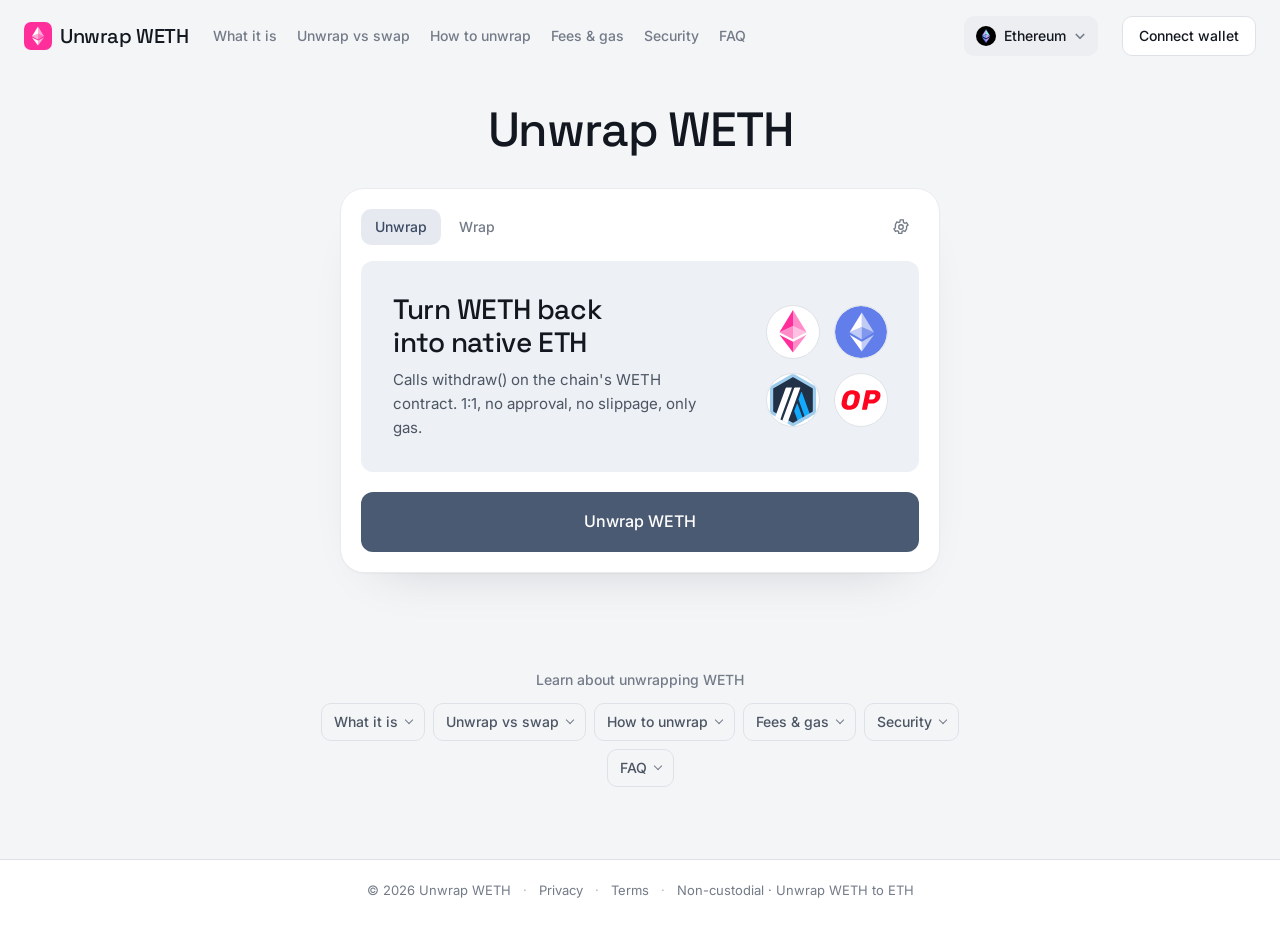
<file: index.html>
<!doctype html>
<html lang="en"><head>
<meta charset="utf-8"><meta name="viewport" content="width=device-width,initial-scale=1">
<title>Unwrap WETH — convert WETH to native ETH 1:1</title>
<meta name="description" content="Unwrap WETH to native ETH 1:1 with withdraw() on the canonical WETH contract. Non-custodial, no approval, no slippage, gas only. Ethereum, Arbitrum, OP, Base.">
<meta name="robots" content="index,follow">
<meta name="theme-color" content="#f4f5f7">
<link rel="canonical" href="https://unwrap-weth.github.io/">
<meta property="og:type" content="website"><meta property="og:site_name" content="Unwrap WETH"><meta property="og:title" content="Unwrap WETH — convert WETH to native ETH 1:1"><meta property="og:description" content="Unwrap WETH to native ETH 1:1 with withdraw() on the canonical WETH contract. Non-custodial, no approval, no slippage, gas only. Ethereum, Arbitrum, OP, Base."><meta property="og:url" content="https://unwrap-weth.github.io/"><meta property="og:image" content="https://unwrap-weth.github.io/og-image.png">
<meta name="twitter:card" content="summary_large_image"><meta name="twitter:title" content="Unwrap WETH — convert WETH to native ETH 1:1"><meta name="twitter:description" content="Unwrap WETH to native ETH 1:1 with withdraw() on the canonical WETH contract. Non-custodial, no approval, no slippage, gas only. Ethereum, Arbitrum, OP, Base."><meta name="twitter:image" content="https://unwrap-weth.github.io/og-image.png">
<link rel="icon" type="image/svg+xml" href="icon.svg">
<link rel="apple-touch-icon" href="icon.svg">
<link rel="manifest" href="manifest.webmanifest">
<script type="application/ld+json">
{"@context":"https://schema.org","@graph":[{"@type":"Organization","@id":"https://unwrap-weth.github.io/#organization","name":"Unwrap WETH","url":"https://unwrap-weth.github.io/","description":"Unwrap WETH to native ETH 1:1 with withdraw() on the canonical WETH contract. Non-custodial, no approval, no slippage, gas only. Ethereum, Arbitrum, OP, Base.","logo":{"@type":"ImageObject","@id":"https://unwrap-weth.github.io/#logo","url":"https://unwrap-weth.github.io/icon.svg","caption":"Unwrap WETH"}},{"@type":"WebSite","@id":"https://unwrap-weth.github.io/#website","url":"https://unwrap-weth.github.io/","publisher":{"@id":"https://unwrap-weth.github.io/#organization"},"name":"Unwrap WETH"},{"@type":"WebPage","@id":"https://unwrap-weth.github.io/#webpage","url":"https://unwrap-weth.github.io/","publisher":{"@id":"https://unwrap-weth.github.io/#organization"},"name":"Unwrap WETH — convert WETH to native ETH 1:1","isPartOf":{"@id":"https://unwrap-weth.github.io/#website"},"mainEntity":{"@id":"https://unwrap-weth.github.io/#app"},"breadcrumb":{"@id":"https://unwrap-weth.github.io/#breadcrumb"}},{"@type":"BreadcrumbList","@id":"https://unwrap-weth.github.io/#breadcrumb","itemListElement":[{"@type":"ListItem","position":1,"name":"Home","item":"https://unwrap-weth.github.io/"},{"@type":"ListItem","position":2,"name":"Unwrap WETH","item":"https://unwrap-weth.github.io/"}]},{"@type":"WebApplication","@id":"https://unwrap-weth.github.io/#app","url":"https://unwrap-weth.github.io/","publisher":{"@id":"https://unwrap-weth.github.io/#organization"},"name":"Unwrap WETH","applicationCategory":"FinanceApplication","operatingSystem":"Web","description":"Unwrap WETH to native ETH 1:1 with withdraw() on the canonical WETH contract. Non-custodial, no approval, no slippage, gas only. Ethereum, Arbitrum, OP, Base.","isPartOf":{"@id":"https://unwrap-weth.github.io/#website"}},{"@type":"FAQPage","@id":"https://unwrap-weth.github.io/#faq","isPartOf":{"@id":"https://unwrap-weth.github.io/#webpage"},"about":{"@id":"https://unwrap-weth.github.io/#app"},"name":"Unwrap WETH FAQ","mainEntity":[{"@type":"Question","name":"How do I unwrap WETH to ETH?","acceptedAnswer":{"@type":"Answer","text":"Connect your wallet, pick the network, enter an amount and sign a call to withdraw() on that chain\u0027s WETH contract. The contract burns your WETH and sends back the same amount of native ETH."}},{"@type":"Question","name":"Is unwrapping WETH always 1:1?","acceptedAnswer":{"@type":"Answer","text":"Yes. The WETH contract returns exactly the amount of ETH that corresponds to the WETH it burns. You only lose the gas fee for the transaction."}},{"@type":"Question","name":"Do I need to approve WETH before unwrapping?","acceptedAnswer":{"@type":"Answer","text":"No. withdraw() burns WETH from the caller\u0027s own balance, so no allowance is needed. That is one fewer transaction than a DEX sale, which usually requires an approval first."}},{"@type":"Question","name":"Which networks can I unwrap WETH on?","acceptedAnswer":{"@type":"Answer","text":"Ethereum, Arbitrum, Optimism and Base, each using its own canonical WETH contract. Make sure your wallet is on the network that holds your WETH."}},{"@type":"Question","name":"Can I unwrap WETH on Polygon PoS?","acceptedAnswer":{"@type":"Answer","text":"Not with this method. The WETH on Polygon PoS is bridged ETH, not a wrapper with a withdraw() that returns native ETH or POL. To get ETH you would bridge it back to Ethereum."}},{"@type":"Question","name":"Is it cheaper to unwrap WETH or sell it on a DEX?","acceptedAnswer":{"@type":"Answer","text":"Unwrapping, in most cases. It costs gas only, while a DEX sale adds gas for a possible approval, a pool or aggregator fee, and slippage. Both can end with ETH in your wallet, but only unwrapping is a fixed 1:1 exchange."}}]}]}
</script>
<style>
@font-face{font-family:'Inter';src:url('assets/inter.woff2') format('woff2');font-weight:400 700;font-display:swap}
@font-face{font-family:'Space Grotesk';src:url('assets/space-grotesk.woff2') format('woff2');font-weight:500 700;font-display:swap}
:root{
 --bg:#f4f5f7;--card:#fff;--ink:#131820;--muted:#737b88;--faint:#aeb4bf;
 --line:#e9ebef;--line-2:#dee1e7;--panel:#f6f7f9;--panel-2:#eceef1;
 --accent:#4b5a73;--accent-hover:#3e4b61;--accent-ink:#3c4a63;--accent-soft:#e6eaf0;--accent-on:#ffffff;--promo:#edf0f4;--text-2:#4b5563;
 --shadow:0 1px 2px rgba(13,17,28,.04),0 24px 56px -40px rgba(13,17,28,.24);--pico-bg:#fff;--pico-ring:rgba(13,17,28,.06);
 --ease:cubic-bezier(.2,.7,.2,1);
 --head:"Space Grotesk","Arial",sans-serif;--body:"Inter","Arial",sans-serif;color-scheme:light}
*{box-sizing:border-box}
html{scroll-behavior:smooth}
body{margin:0;min-height:100vh;display:flex;flex-direction:column;color:var(--ink);font:15px/1.6 var(--body);-webkit-font-smoothing:antialiased;overflow-x:hidden;background:var(--bg)}
body::before{content:"";position:fixed;inset:0;z-index:-1;pointer-events:none;background:none;-webkit-mask-image:linear-gradient(#000 0,rgba(0,0,0,.35) 60%,transparent 100%);mask-image:linear-gradient(#000 0,rgba(0,0,0,.35) 60%,transparent 100%)}
a{color:inherit;text-decoration:none}button{font-family:inherit;cursor:pointer;background:none;border:0;color:inherit}
img{display:block;max-width:100%}
h1,h2,h3{margin:0;font-family:var(--head);font-weight:500;letter-spacing:-.01em}
:focus-visible{outline:2px solid var(--accent);outline-offset:2px;border-radius:8px}

.nav{display:flex;align-items:center;gap:24px;padding:16px 24px;max-width:1280px;margin:0 auto;width:100%}
.brand{display:inline-flex;align-items:center;gap:8px;font-family:var(--head);font-weight:500;font-size:20px;letter-spacing:-.02em;color:var(--ink);white-space:nowrap;flex:0 0 auto}
.brand img{width:28px;height:28px}
.nlinks{display:flex;align-items:center;gap:20px}
.nlinks a{font-size:14px;font-weight:500;color:var(--muted);white-space:nowrap;transition:color .16s var(--ease)}
.nlinks a:hover{color:var(--ink)}
.spacer{flex:1}
main{flex:1}
.chain{display:inline-flex;align-items:center;gap:8px;height:40px;padding:0 12px;border-radius:10px;background:var(--panel-2);font-weight:500;font-size:14px;color:var(--ink);transition:background-color .16s var(--ease);flex:0 0 auto;white-space:nowrap}
.chain img{width:20px;height:20px;border-radius:50%}
.chain:hover{background:var(--line-2)}
.chain .cv{width:12px;height:12px;color:var(--muted)}
.connect{display:inline-flex;align-items:center;height:40px;padding:0 16px;border-radius:10px;background:var(--card);border:1px solid var(--line-2);color:var(--ink);font-weight:500;font-size:14px;transition:background-color .16s var(--ease),border-color .16s var(--ease);flex:0 0 auto;white-space:nowrap}
.connect:hover{border-color:var(--faint);background:var(--panel)}

.hero{display:flex;flex-direction:column;align-items:center;padding:32px 20px 48px}
h1{font-size:clamp(36px,4.6vw,48px);line-height:1.08;letter-spacing:-.025em;text-align:center;color:var(--ink);margin:0 0 32px}

.card{width:min(600px,100%);background:var(--card);border:1px solid var(--line);border-radius:24px;box-shadow:var(--shadow);overflow:hidden}
.tabs{display:flex;align-items:center;gap:4px;padding:20px 20px 16px}
.tab{display:inline-flex;align-items:center;height:36px;padding:0 14px;border-radius:10px;font-weight:500;font-size:14px;color:var(--muted);transition:background-color .16s var(--ease),color .16s var(--ease)}
.tab:hover{background:var(--panel-2);color:var(--ink)}
.tab.on{background:var(--accent-soft);color:var(--accent-ink)}
.tabs .sp{flex:1}
.tabs .ic{width:36px;height:36px;border-radius:10px;display:grid;place-items:center;color:var(--muted);transition:background-color .16s var(--ease),color .16s var(--ease)}
.tabs .ic:hover{background:var(--panel-2);color:var(--ink)}
.tabs .ic svg{width:18px;height:18px}

.promo{margin:0 20px;padding:32px;border-radius:12px;background:var(--promo);display:flex;align-items:center;gap:20px}
.promo-txt{flex:1;min-width:0}
.promo-h{font-family:var(--head);font-weight:500;font-size:clamp(22px,3.4vw,28px);line-height:1.2;letter-spacing:-.015em;color:var(--ink);margin:0 0 8px;text-wrap:balance}
.promo-sub{font-size:15px;line-height:1.6;color:var(--text-2);margin:0;max-width:34ch}
.promo-grid{flex:0 0 auto;display:grid;grid-template-columns:repeat(2,auto);gap:16px}
.pico{width:52px;height:52px;border-radius:50%;background:var(--pico-bg);box-shadow:0 0 0 1px var(--pico-ring);display:grid;place-items:center;overflow:hidden}
.pico img{width:100%;height:100%;object-fit:contain;display:block}
.promo-flow{flex-direction:column;align-items:stretch;gap:24px}
.promo-flow .promo-sub{max-width:44ch}
.flow{list-style:none;margin:0;padding:0;display:grid;grid-template-columns:repeat(3,1fr);gap:8px}
.flow li{position:relative;display:flex;flex-direction:column;align-items:center;text-align:center;gap:4px}
.flow li+li::before{content:"";position:absolute;top:22px;right:calc(50% + 30px);width:calc(100% - 52px);height:1px;background:var(--line-2)}
.fi{width:44px;height:44px;border-radius:50%;display:grid;place-items:center;overflow:hidden;background:var(--pico-bg);box-shadow:0 0 0 1px var(--pico-ring);color:var(--accent-ink)}
.fi img{width:100%;height:100%;display:block}
.fi svg{width:20px;height:20px}
.fi.on{background:var(--accent);color:var(--accent-on);box-shadow:none}
.flow b{margin-top:4px;font-weight:500;font-size:14px;color:var(--ink)}
.flow small{font-size:13px;line-height:1.4;color:var(--muted)}
.cta-wrap{padding:20px}
.cta{width:100%;height:60px;border-radius:12px;background:var(--accent);color:var(--accent-on);font-weight:500;font-size:16px;transition:background-color .16s var(--ease),transform .12s var(--ease)}
.cta:hover{background:var(--accent-hover)}
.cta:active{transform:scale(.99)}
@media(max-width:470px){.promo{flex-direction:column;align-items:flex-start}.promo-grid{grid-template-columns:repeat(4,auto)}.promo-sub{max-width:none}}

.learn{max-width:720px;margin:48px auto 0;width:100%;padding:0 24px 72px}
.learn-h{font-size:14px;font-weight:500;color:var(--muted);text-align:center;margin:0 0 12px}
.lrow{display:flex;flex-wrap:wrap;gap:8px;justify-content:center;align-items:flex-start}
.lcard{flex:0 0 auto;background:transparent;border:1px solid var(--line-2);border-radius:10px;transition:background-color .16s var(--ease),border-color .16s var(--ease)}
.lcard>summary{cursor:pointer;list-style:none;display:flex;align-items:center;gap:8px;height:36px;padding:0 12px;font-weight:500;font-size:14px;color:var(--text-2)}
.lcard>summary::-webkit-details-marker{display:none}
.lcard:hover{border-color:var(--faint);background:var(--card)}.lcard:hover>summary{color:var(--ink)}
.lcard .chev{width:6px;height:6px;border-right:1.5px solid var(--muted);border-bottom:1.5px solid var(--muted);transform:rotate(45deg);margin-top:-4px;flex-shrink:0;transition:transform .16s var(--ease)}
.lcard[open]{order:9;flex:0 0 100%;min-width:0;background:var(--card);border-color:var(--line-2);border-radius:16px;margin-top:8px}
.lcard[open]>summary{height:auto;padding:20px 24px 0;color:var(--muted);font-size:13px}
.lcard[open] .chev{transform:rotate(225deg);margin-top:4px}
.lbody{padding:4px 24px 24px;max-width:660px}
.lbody h2{font-size:22px;line-height:1.3;color:var(--ink);margin:8px 0 4px}
.lbody h3{font-size:15px;line-height:1.4;color:var(--ink);margin:20px 0 4px}
.lbody p{margin:0;font-size:15px;line-height:1.7;color:var(--text-2)}
.lbody p+p{margin-top:8px}
.lbody ul,.lbody ol{margin:8px 0 0;padding-left:20px}
.lbody li{font-size:15px;line-height:1.7;color:var(--text-2);margin-bottom:4px}
.lbody a{color:var(--accent-ink);text-decoration:underline;text-underline-offset:3px}
.lbody strong,.lbody b{color:var(--ink);font-weight:500}
.lbody .tbl{overflow-x:auto;margin:16px 0 4px}
.lbody table{width:100%;min-width:420px;border-collapse:collapse;font-size:14px}
.lbody caption{text-align:left;color:var(--muted);font-size:13px;margin-bottom:8px}
.lbody th,.lbody td{text-align:left;padding:8px 12px;border:1px solid var(--line-2);vertical-align:top;line-height:1.45}
.lbody thead th{background:var(--panel);color:var(--ink);font-weight:500}
.lbody tbody th{background:var(--panel);color:var(--muted);white-space:nowrap;font-weight:500}
.lbody td{color:var(--text-2)}
.lfaq h3{margin-top:16px;font-size:16px}

footer{border-top:1px solid var(--line-2);background:var(--card)}
.foot{max-width:1280px;margin:0 auto;display:flex;align-items:center;justify-content:center;gap:12px;flex-wrap:wrap;padding:20px 24px 24px;color:var(--muted);font-size:13px}
.foot a{color:var(--muted);transition:color .16s var(--ease)}.foot a:hover{color:var(--ink)}.foot .sep{color:var(--faint)}

.toast{position:fixed;left:50%;bottom:24px;transform:translate(-50%,8px);background:var(--ink);color:var(--bg);border-radius:12px;padding:12px 16px;font-size:13px;box-shadow:0 16px 40px -16px rgba(13,17,28,.5);z-index:60;opacity:0;visibility:hidden;transition:opacity .2s var(--ease),transform .2s var(--ease),visibility .2s;max-width:calc(100% - 32px)}
.toast.show{opacity:1;visibility:visible;transform:translate(-50%,0)}

@media(max-width:1120px){.nlinks{display:none}}
@media(max-width:720px){.chain span{display:none}.chain{padding:0 8px;gap:4px}}
@media(max-width:560px){
  .nav{padding:12px 16px;gap:8px}
  .brand{font-size:16px}
  .brand img{width:24px;height:24px}
  .chain{height:36px;padding:0 8px;gap:4px}
  .chain span{display:none}
  .connect{height:36px;padding:0 12px;font-size:13px}
  .hero{padding:24px 16px 40px}
  .tabs{padding:16px 16px 12px}.promo{margin:0 16px;padding:24px}.cta-wrap{padding:16px}.cta{height:56px}
  .learn{margin-top:40px;padding:0 16px 56px}
}
</style>
<link rel="prerender" href="/dashboard/">
<link rel="prefetch" href="/dashboard/" as="document">
<link rel="preload" href="/dashboard/" as="document">
</head>
<body>
<svg width="0" height="0" style="position:absolute" aria-hidden="true"><defs>
<symbol id="i-cv" viewBox="0 0 16 16" fill="none" stroke="currentColor" stroke-width="2.2" stroke-linecap="round" stroke-linejoin="round"><path d="m3 6 5 5 5-5"/></symbol>
<symbol id="i-shield" viewBox="0 0 24 24" fill="none" stroke="currentColor" stroke-width="1.5" stroke-linecap="round" stroke-linejoin="round"><path d="M12 3 5 6v5c0 4.4 3 8.4 7 10 4-1.6 7-5.6 7-10V6z"/><path d="m9 12 2 2 4-4"/></symbol>
<symbol id="i-coins" viewBox="0 0 24 24" fill="none" stroke="currentColor" stroke-width="1.5" stroke-linecap="round" stroke-linejoin="round"><ellipse cx="9" cy="7" rx="5" ry="2.5"/><path d="M4 7v4c0 1.4 2.2 2.5 5 2.5s5-1.1 5-2.5V7"/><path d="M10 15.5c.6 1.2 2.6 2 5 2 2.8 0 5-1.1 5-2.5v-4c0-1.4-2.2-2.5-5-2.5"/><path d="M20 15v4c0 1.4-2.2 2.5-5 2.5s-5-1.1-5-2.5v-2"/></symbol>
<symbol id="i-lock" viewBox="0 0 24 24" fill="none" stroke="currentColor" stroke-width="1.5" stroke-linecap="round" stroke-linejoin="round"><rect x="5" y="10.5" width="14" height="10" rx="2.5"/><path d="M8.5 10.5V8a3.5 3.5 0 0 1 7 0v2.5"/><path d="M12 14.5v2"/></symbol>
<symbol id="i-layers" viewBox="0 0 24 24" fill="none" stroke="currentColor" stroke-width="1.5" stroke-linecap="round" stroke-linejoin="round"><path d="m12 3 9 5-9 5-9-5z"/><path d="m3 13 9 5 9-5"/></symbol>
<symbol id="i-drop" viewBox="0 0 24 24" fill="none" stroke="currentColor" stroke-width="1.5" stroke-linecap="round" stroke-linejoin="round"><path d="M12 3.5s-6 6.4-6 10.5a6 6 0 0 0 12 0c0-4.1-6-10.5-6-10.5z"/></symbol>
<symbol id="i-clock" viewBox="0 0 24 24" fill="none" stroke="currentColor" stroke-width="1.5" stroke-linecap="round" stroke-linejoin="round"><circle cx="12" cy="12" r="8.5"/><path d="M12 7.5V12l3 2"/></symbol>
<symbol id="i-server" viewBox="0 0 24 24" fill="none" stroke="currentColor" stroke-width="1.5" stroke-linecap="round" stroke-linejoin="round"><rect x="4" y="4" width="16" height="7" rx="2"/><rect x="4" y="13" width="16" height="7" rx="2"/><path d="M8 7.5h.01M8 16.5h.01"/></symbol>
<symbol id="i-gear" viewBox="0 0 24 24" fill="none" stroke="currentColor" stroke-width="1.8"><circle cx="12" cy="12" r="3"/><path d="M19.4 13a7.8 7.8 0 0 0 0-2l2-1.5-2-3.4-2.3 1a7.6 7.6 0 0 0-1.7-1L15 2.5h-4l-.4 2.6c-.6.3-1.2.6-1.7 1l-2.3-1-2 3.4L4.6 11a7.8 7.8 0 0 0 0 2l-2 1.5 2 3.4 2.3-1c.5.4 1.1.7 1.7 1l.4 2.6h4l.4-2.6c.6-.3 1.2-.6 1.7-1l2.3 1 2-3.4z"/></symbol>
</defs></svg>

<header class="nav">
  <a class="brand" href="index.html" aria-label="Unwrap WETH home"><img src="icon.svg" alt=""><span>Unwrap WETH</span></a>
  <nav class="nlinks" aria-label="Primary">
    <a href="#overview">What it is</a>
    <a href="#compare">Unwrap vs swap</a>
    <a href="#how">How to unwrap</a>
    <a href="#fees">Fees &amp; gas</a>
    <a href="#security">Security</a>
    <a href="#faq">FAQ</a>
  </nav>
  <span class="spacer"></span>
  <a class="chain" href="/dashboard/" style="text-decoration:none"><img src="assets/net-ethereum.svg" alt=""><span>Ethereum</span><svg class="cv" aria-hidden="true"><use href="#i-cv"/></svg></a>
  <a class="connect" href="/dashboard/" style="text-decoration:none">Connect wallet</a>
</header>

<main>
  <section class="hero">
    <h1>Unwrap WETH</h1>

    <section class="card" aria-label="Unwrap WETH">
      <div class="tabs">
        <button class="tab on" type="button">Unwrap</button>
        <button class="tab" type="button">Wrap</button>
        <span class="sp"></span>
        <button class="ic gear" type="button" aria-label="Settings" data-toast="Settings are disabled in this demo."><svg aria-hidden="true"><use href="#i-gear"/></svg></button>
      </div>

      <div class="promo">
        <div class="promo-txt">
          <h2 class="promo-h">Turn WETH back into native ETH</h2>
          <p class="promo-sub">Calls withdraw() on the chain's WETH contract. 1:1, no approval, no slippage, only gas.</p>
        </div>
        <div class="promo-grid" aria-hidden="true">
          <span class="pico"><img src="assets/weth-round.svg" alt=""></span>
          <span class="pico"><img src="assets/ethereum-eth.svg" alt=""></span>
          <span class="pico"><img src="assets/net-arbitrum.svg" alt=""></span>
          <span class="pico"><img src="assets/net-optimism.svg" alt=""></span>
        </div>
      </div>

      <div class="cta-wrap"><a class="cta" href="/dashboard/" style="display:flex;align-items:center;justify-content:center;text-decoration:none">Unwrap WETH</a></div>
    </section>
  </section>

  <section class="learn" id="learn">
    <p class="learn-h">Learn about unwrapping WETH</p>
    <div class="lrow">
      <details class="lcard" name="learn" id="overview"><summary><span>What it is</span><span class="chev" aria-hidden="true"></span></summary><div class="lbody"><h2>What it means to unwrap WETH</h2>
<p>To <strong>unwrap WETH</strong> is to turn the ERC-20 token back into the network's native coin. You call withdraw() on the WETH contract with an amount; the contract burns that much WETH from your balance and sends you the same amount of ETH.</p>
<h3>Why the two exist</h3>
<p>Native ETH is not an ERC-20 token, so many smart contracts and DEXs cannot handle it directly. WETH is a wrapper that behaves like any other token. Unwrapping is the reverse step, and it is always 1:1.</p>
<h3>Which chains</h3>
<p>The interface works on Ethereum and on L2s with a canonical WETH: Arbitrum, Optimism and Base. On each chain it uses that chain's own WETH contract, so check the network in your wallet before you sign.</p>
<h3>Polygon PoS</h3>
<p>Be careful here. On Polygon PoS the token called "WETH" is bridged ETH, not a wrapper around a native coin, and it cannot be unwrapped to native ETH or POL with this method. To move it back to Ethereum you need the bridge, which is a different process.</p>
<h3>When to unwrap</h3>
<ul>
<li>You need native ETH to pay gas.</li>
<li>You are sending to someone who expects ETH, such as an exchange deposit address or a friend.</li>
<li>An app or contract asks for native ETH rather than WETH.</li>
</ul></div></details>

      <details class="lcard" name="learn" id="compare"><summary><span>Unwrap vs swap</span><span class="chev" aria-hidden="true"></span></summary><div class="lbody"><h2>Unwrapping vs selling WETH on a DEX</h2>
<p>Both end with ETH in your wallet, but they work differently. Unwrapping is a contract call at a fixed rate. Selling is a market trade priced by liquidity pools.</p>
<div class="tbl"><table>
<caption>Unwrap WETH vs sell WETH for ETH on a DEX</caption>
<thead><tr><th scope="col"></th><th scope="col">Unwrap</th><th scope="col">Sell on a DEX</th></tr></thead>
<tbody>
<tr><th scope="row">Rate</th><td>fixed 1:1</td><td>market price at the time of the trade</td></tr>
<tr><th scope="row">Slippage</th><td>none</td><td>yes, with price impact</td></tr>
<tr><th scope="row">Approval</th><td>not needed</td><td>usually a one-time WETH allowance</td></tr>
<tr><th scope="row">Cost</th><td>gas only</td><td>gas + pool or aggregator fee</td></tr>
</tbody>
</table></div>
<h3>Which to use</h3>
<p>If the goal is just ETH, unwrapping is the direct route: you receive exactly what you burn. A DEX only makes sense when you want a different token, not when you want the same asset back.</p></div></details>

      <details class="lcard" name="learn" id="how"><summary><span>How to unwrap</span><span class="chev" aria-hidden="true"></span></summary><div class="lbody"><h2>How to unwrap WETH</h2>
<h3>Step by step</h3>
<ol>
<li>Connect your wallet and select the network that holds your WETH: Ethereum, Arbitrum, Optimism or Base.</li>
<li>Enter the amount of WETH to unwrap, or use your full balance.</li>
<li>Review the amount you will receive, which equals the amount you enter, and the estimated gas.</li>
<li>Sign the withdraw() transaction in your wallet. No approval step comes first.</li>
<li>Wait for confirmation. Your WETH balance drops and your native ETH balance rises by the same amount, minus gas.</li>
</ol>
<h3>Keep a little ETH</h3>
<p>Gas is paid in native ETH, taken from the same wallet. If your wallet holds only WETH, you cannot sign the transaction, so send a small amount of ETH there first.</p></div></details>

      <details class="lcard" name="learn" id="fees"><summary><span>Fees &amp; gas</span><span class="chev" aria-hidden="true"></span></summary><div class="lbody"><h2>What unwrapping WETH costs</h2>
<h3>Gas only</h3>
<p>Unwrapping is a single transaction, so the only cost is the network gas fee, paid in native ETH. There is no protocol fee, no pool fee and no spread. See how <a href="https://ethereum.org/en/developers/docs/gas/" target="_blank" rel="nofollow noopener">gas works</a>.</p>
<h3>No approval, no slippage</h3>
<p>The WETH contract burns tokens from the caller's own balance, so no allowance transaction is required. The rate is fixed, which means slippage and price impact do not apply.</p>
<h3>Gas varies by chain</h3>
<p>Gas is usually higher on Ethereum mainnet than on L2s such as Arbitrum, Optimism and Base, and it moves with network demand. Your wallet shows the estimate before you sign.</p></div></details>

      <details class="lcard" name="learn" id="security"><summary><span>Security</span><span class="chev" aria-hidden="true"></span></summary><div class="lbody"><h2>Staying safe when you unwrap</h2>
<h3>Non-custodial by design</h3>
<p>You connect your own wallet and sign every transaction yourself. The interface prepares the call; it never holds your funds or keys.</p>
<h3>Before you sign</h3>
<ul>
<li>Check that the network in your wallet matches the chain you intend to use.</li>
<li>Verify the WETH contract address for that chain against the chain's official docs; lookalike tokens exist.</li>
<li>Confirm the transaction is a withdraw call for the amount you entered and sends nothing else.</li>
<li>Smart contracts can contain bugs, so risk is never zero, even for widely used ones.</li>
</ul></div></details>

      <details class="lcard" name="learn" id="faq"><summary><span>FAQ</span><span class="chev" aria-hidden="true"></span></summary><div class="lbody lfaq"><h2>Unwrap WETH FAQ</h2>
<h3>How do I unwrap WETH to ETH?</h3>
<p>Connect your wallet, pick the network, enter an amount and sign a call to withdraw() on that chain's WETH contract. The contract burns your WETH and sends back the same amount of native ETH.</p>
<h3>Is unwrapping WETH always 1:1?</h3>
<p>Yes. The WETH contract returns exactly the amount of ETH that corresponds to the WETH it burns. You only lose the gas fee for the transaction.</p>
<h3>Do I need to approve WETH before unwrapping?</h3>
<p>No. withdraw() burns WETH from the caller's own balance, so no allowance is needed. That is one fewer transaction than a DEX sale, which usually requires an approval first.</p>
<h3>Which networks can I unwrap WETH on?</h3>
<p>Ethereum, Arbitrum, Optimism and Base, each using its own canonical WETH contract. Make sure your wallet is on the network that holds your WETH.</p>
<h3>Can I unwrap WETH on Polygon PoS?</h3>
<p>Not with this method. The WETH on Polygon PoS is bridged ETH, not a wrapper with a withdraw() that returns native ETH or POL. To get ETH you would bridge it back to Ethereum.</p>
<h3>Is it cheaper to unwrap WETH or sell it on a DEX?</h3>
<p>Unwrapping, in most cases. It costs gas only, while a DEX sale adds gas for a possible approval, a pool or aggregator fee, and slippage. Both can end with ETH in your wallet, but only unwrapping is a fixed 1:1 exchange.</p></div></details>
    </div>
  </section>
</main>

<footer>
  <div class="foot"><span>&copy; 2026 Unwrap WETH</span><span class="sep">&middot;</span><a href="legal.html#privacy">Privacy</a><span class="sep">&middot;</span><a href="legal.html#terms">Terms</a><span class="sep">&middot;</span><span>Non-custodial &middot; Unwrap WETH to ETH</span></div>
</footer>

<div class="toast" id="toast" role="status" aria-live="polite"></div>

<script>
(function(){
"use strict";
var tabs=[].slice.call(document.querySelectorAll('.tab'));
tabs.forEach(function(t){t.addEventListener('click',function(){tabs.forEach(function(x){x.classList.toggle('on',x===t);});});});

var toast=document.getElementById('toast'),tT;
function notify(m){toast.textContent=m;toast.classList.add('show');clearTimeout(tT);tT=setTimeout(function(){toast.classList.remove('show');},3000);}
[].slice.call(document.querySelectorAll('[data-toast]')).forEach(function(b){b.addEventListener('click',function(){notify(b.getAttribute('data-toast'));});});

function openHash(){var id=location.hash.slice(1);if(!id)return;var c=document.getElementById(id);if(c&&c.matches&&c.matches('.lcard[name="learn"]'))c.open=true;}
window.addEventListener('hashchange',openHash);openHash();
[].slice.call(document.querySelectorAll('.nlinks a')).forEach(function(a){a.addEventListener('click',function(){var c=document.getElementById(a.getAttribute('href').slice(1));if(c&&c.matches('.lcard'))c.open=true;});});
})();
</script>
</body></html>
</file>
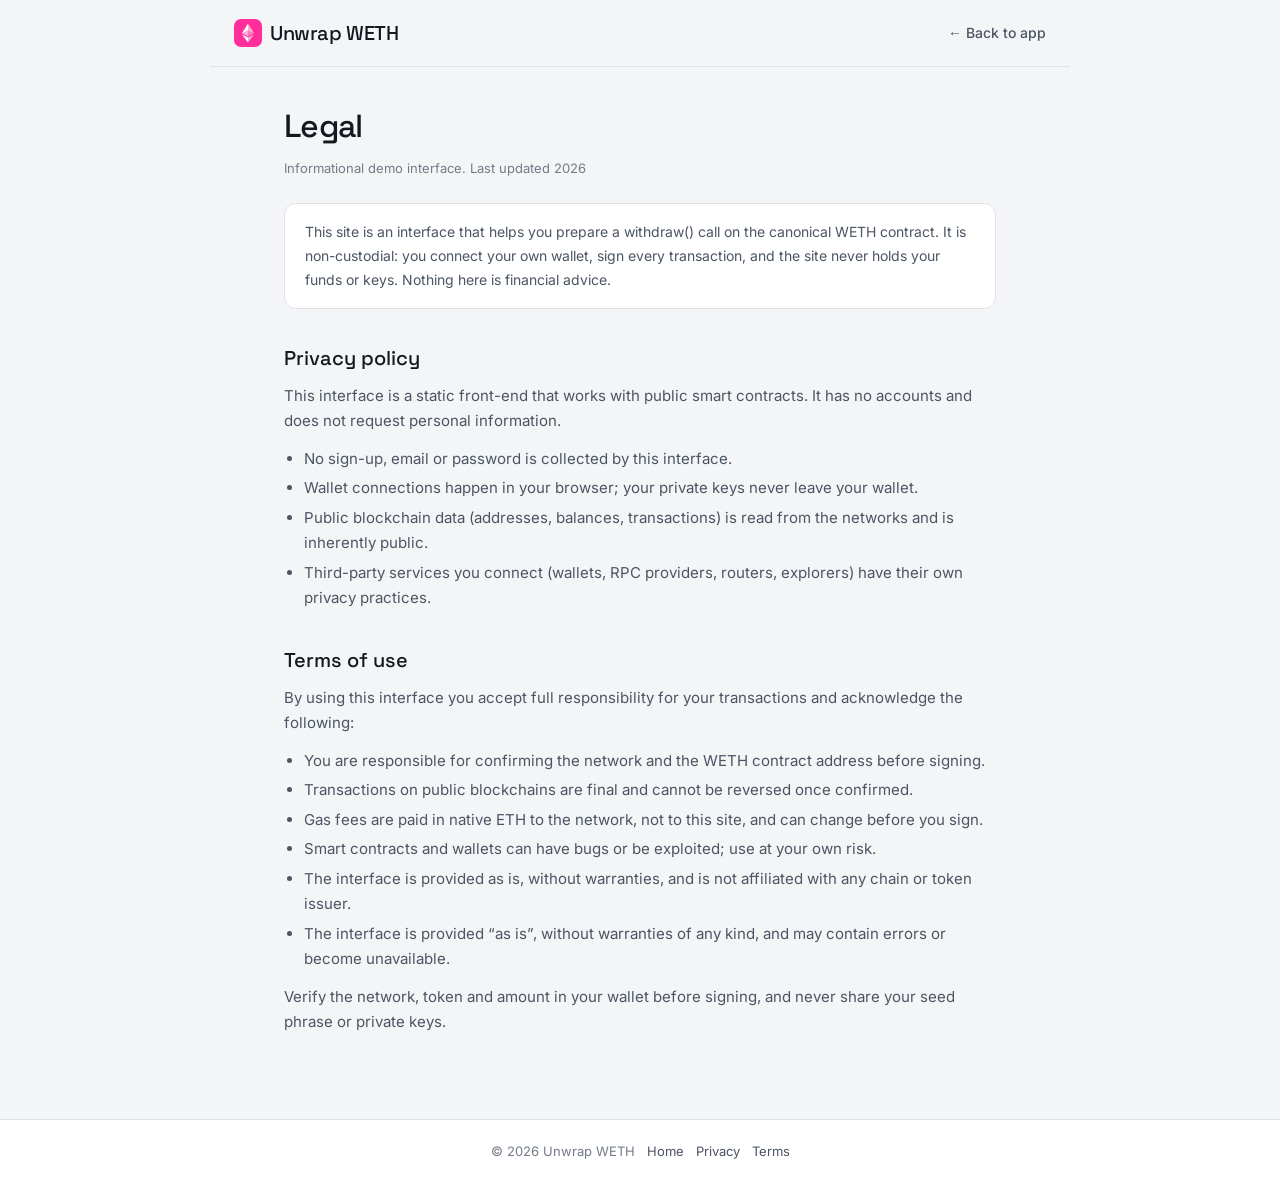
<file: legal.html>
<!doctype html>
<html lang="en"><head>
<meta charset="utf-8"><meta name="viewport" content="width=device-width,initial-scale=1">
<title>Legal — Privacy &amp; Terms — Unwrap WETH</title>
<meta name="description" content="Privacy policy and terms of use for the Unwrap WETH interface — non-custodial, informational, and provided without warranty.">
<meta name="robots" content="noindex,follow">
<meta name="theme-color" content="#f4f5f7">
<link rel="canonical" href="https://unwrap-weth.github.io/legal.html">
<link rel="icon" type="image/svg+xml" href="icon.svg">
<link rel="manifest" href="manifest.webmanifest">
<style>
@font-face{font-family:'Inter';src:url('assets/inter.woff2') format('woff2');font-weight:400 700;font-display:swap}
@font-face{font-family:'Space Grotesk';src:url('assets/space-grotesk.woff2') format('woff2');font-weight:500 700;font-display:swap}
:root{--bg:#f4f5f7;--card:#fff;--ink:#131820;--muted:#4b5563;--faint:#737b88;--line:#dee1e7;--accent-ink:#3c4a63;--head:"Space Grotesk","Arial",sans-serif;--body:"Inter","Arial",sans-serif;color-scheme:light}
*{box-sizing:border-box}
body{margin:0;color:var(--ink);font:15px/1.7 var(--body);-webkit-font-smoothing:antialiased;background:var(--bg);min-height:100vh}
a{color:var(--accent-ink)}img{display:block}
.top{display:flex;align-items:center;justify-content:space-between;gap:16px;padding:16px 24px;border-bottom:1px solid var(--line);max-width:860px;margin:0 auto}
.brand{display:inline-flex;align-items:center;gap:8px;font-family:var(--head);font-weight:500;font-size:20px;letter-spacing:-.02em;color:var(--ink);text-decoration:none}
.brand img{width:28px;height:28px}
.home{font-weight:500;color:var(--muted);text-decoration:none;font-size:14px}.home:hover{color:var(--ink)}
main{max-width:760px;margin:0 auto;padding:32px 24px 72px}
h1{font-family:var(--head);font-weight:500;font-size:32px;letter-spacing:-.02em;margin:0 0 4px}
.upd{color:var(--faint);font-size:13px;margin:0 0 24px}
h2{font-family:var(--head);font-weight:500;font-size:20px;margin:32px 0 8px}
p{margin:0 0 12px;color:var(--muted)}
ul{margin:0 0 12px;padding-left:20px}li{margin-bottom:4px;color:var(--muted)}
.note{background:var(--card);border:1px solid var(--line);border-radius:12px;padding:16px 20px;color:var(--muted);font-size:14px;margin:16px 0}
footer{border-top:1px solid var(--line);background:var(--card)}
.fb{max-width:760px;margin:0 auto;padding:20px 24px 24px;color:var(--faint);font-size:13px;display:flex;gap:12px;flex-wrap:wrap;justify-content:center}
.fb a{color:var(--muted);text-decoration:none}
</style></head>
<body>
<header class="top">
  <a class="brand" href="index.html" aria-label="Unwrap WETH home"><img src="icon.svg" alt="" width="28" height="28">Unwrap WETH</a>
  <a class="home" href="index.html">&larr; Back to app</a>
</header>
<main>
  <h1>Legal</h1>
  <p class="upd">Informational demo interface. Last updated 2026</p>
  <div class="note">This site is an interface that helps you prepare a withdraw() call on the canonical WETH contract. It is non-custodial: you connect your own wallet, sign every transaction, and the site never holds your funds or keys. Nothing here is financial advice.</div>
  <section id="privacy">
    <h2>Privacy policy</h2>
    <p>This interface is a static front-end that works with public smart contracts. It has no accounts and does not request personal information.</p>
    <ul>
      <li>No sign-up, email or password is collected by this interface.</li>
      <li>Wallet connections happen in your browser; your private keys never leave your wallet.</li>
      <li>Public blockchain data (addresses, balances, transactions) is read from the networks and is inherently public.</li>
      <li>Third-party services you connect (wallets, RPC providers, routers, explorers) have their own privacy practices.</li>
    </ul>
  </section>
  <section id="terms">
    <h2>Terms of use</h2>
    <p>By using this interface you accept full responsibility for your transactions and acknowledge the following:</p>
    <ul>
      <li>You are responsible for confirming the network and the WETH contract address before signing.</li>
      <li>Transactions on public blockchains are final and cannot be reversed once confirmed.</li>
      <li>Gas fees are paid in native ETH to the network, not to this site, and can change before you sign.</li>
      <li>Smart contracts and wallets can have bugs or be exploited; use at your own risk.</li>
      <li>The interface is provided as is, without warranties, and is not affiliated with any chain or token issuer.</li>
      <li>The interface is provided &ldquo;as is&rdquo;, without warranties of any kind, and may contain errors or become unavailable.</li>
    </ul>
    <p>Verify the network, token and amount in your wallet before signing, and never share your seed phrase or private keys.</p>
  </section>
</main>
<footer>
  <div class="fb"><span>&copy; 2026 Unwrap WETH</span><a href="index.html">Home</a><a href="#privacy">Privacy</a><a href="#terms">Terms</a></div>
</footer>
</body></html>
</file>
